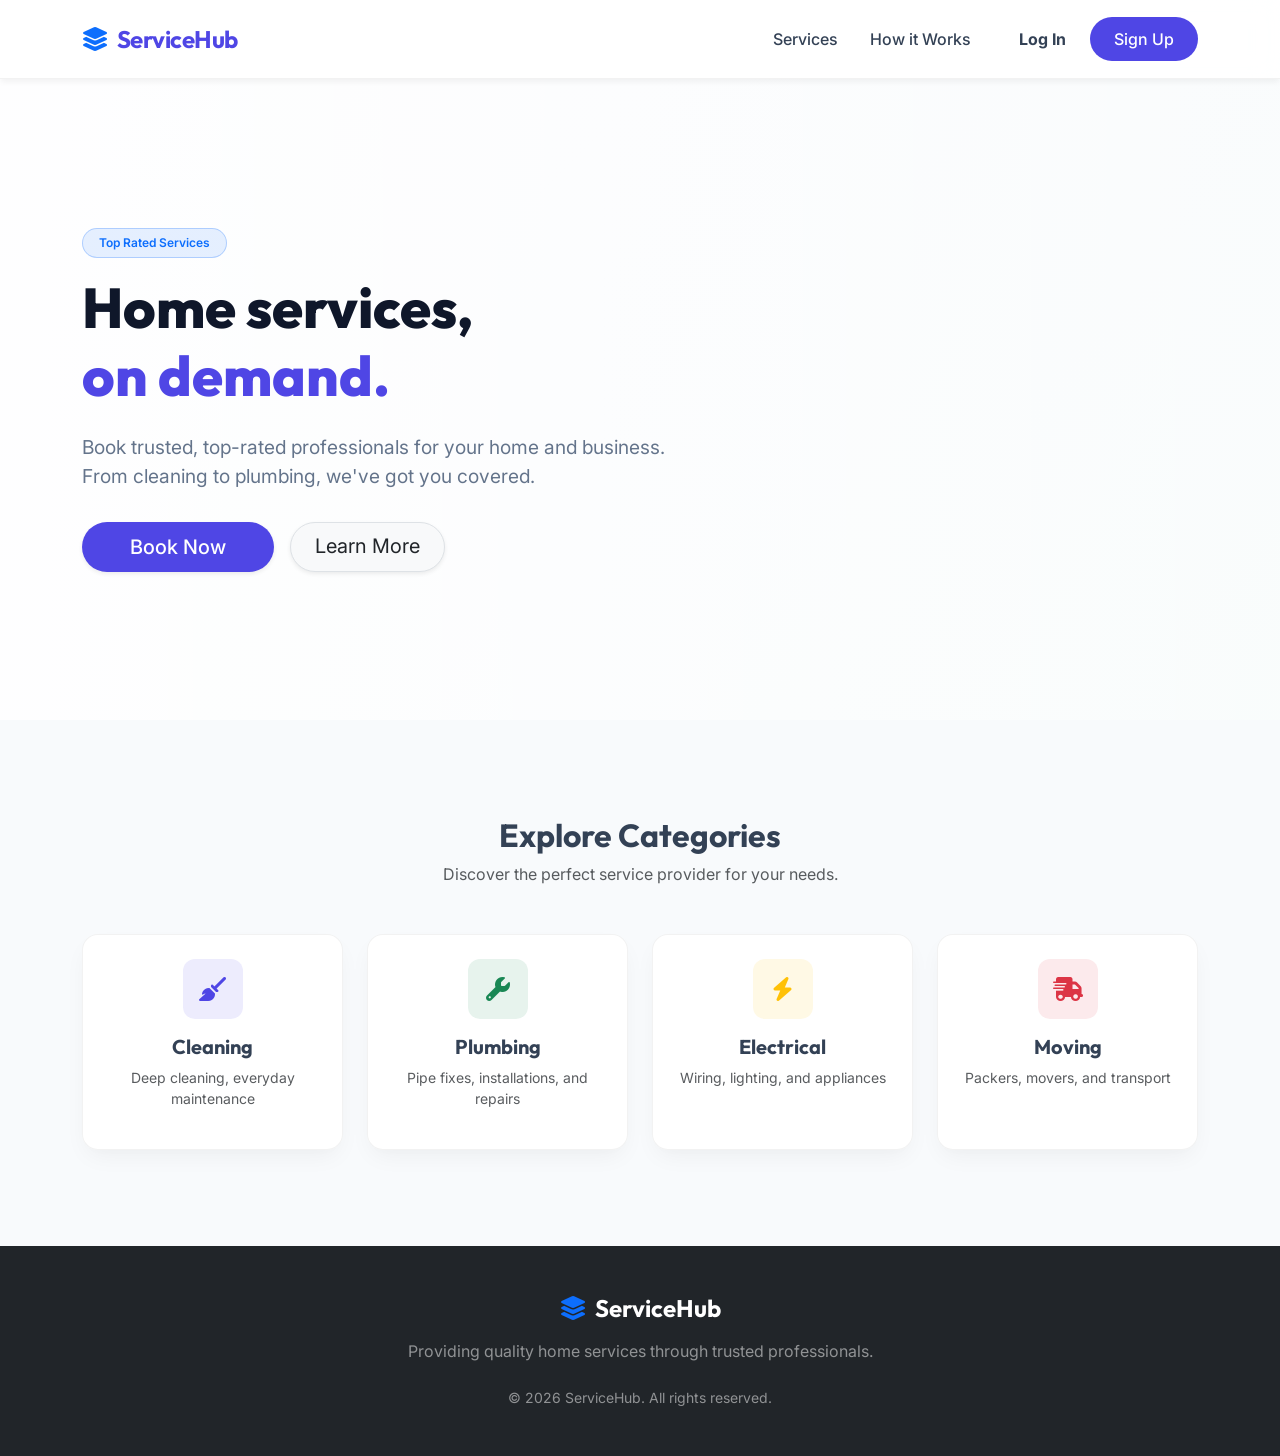
<file: backend/src/main/resources/static/index.html>
<!DOCTYPE html>
<html lang="en">
<head>
    <meta charset="UTF-8">
    <meta name="viewport" content="width=device-width, initial-scale=1.0">
    <title>ServiceHub | Premium Home Services</title>
    <link href="https://cdn.jsdelivr.net/npm/bootstrap@5.3.3/dist/css/bootstrap.min.css" rel="stylesheet">
    <link rel="stylesheet" href="https://cdnjs.cloudflare.com/ajax/libs/font-awesome/6.4.0/css/all.min.css">
    <link href="css/style.css" rel="stylesheet">
</head>
<body>
    <nav class="navbar navbar-expand-lg fixed-top">
        <div class="container">
            <a class="navbar-brand" href="index.html">
                <i class="fa-solid fa-layer-group text-primary me-2"></i>ServiceHub
            </a>
            <button class="navbar-toggler" type="button" data-bs-toggle="collapse" data-bs-target="#navbarNav">
                <span class="navbar-toggler-icon"></span>
            </button>
            <div class="collapse navbar-collapse" id="navbarNav">
                <ul class="navbar-nav ms-auto align-items-center">
                    <li class="nav-item"><a class="nav-link" href="#services">Services</a></li>
                    <li class="nav-item"><a class="nav-link" href="#how-it-works">How it Works</a></li>
                    <li class="nav-item ms-lg-3"><a class="nav-link fw-bold" href="pages/login.html">Log In</a></li>
                    <li class="nav-item ms-lg-2"><a class="btn btn-primary px-4 rounded-pill" href="pages/register.html">Sign Up</a></li>
                </ul>
            </div>
        </div>
    </nav>

    <section class="hero">
        <div class="hero-overlay"></div>
        <div class="container hero-content">
            <div class="row align-items-center">
                <div class="col-lg-7">
                    <span class="badge bg-primary bg-opacity-10 text-primary px-3 py-2 rounded-pill mb-3 fw-semibold border border-primary border-opacity-25">Top Rated Services</span>
                    <h1 class="hero-title">Home services, <br><span>on demand.</span></h1>
                    <p class="hero-subtitle">Book trusted, top-rated professionals for your home and business. From cleaning to plumbing, we've got you covered.</p>
                    <div class="d-flex gap-3">
                        <a href="pages/register.html" class="btn btn-primary btn-lg rounded-pill px-5 shadow-sm">Book Now</a>
                        <a href="#how-it-works" class="btn btn-light border btn-lg rounded-pill px-4 text-dark shadow-sm">Learn More</a>
                    </div>
                </div>
            </div>
        </div>
    </section>

    <section id="services" class="py-5 my-5">
        <div class="container">
            <div class="text-center mb-5">
                <h2 class="fw-bold">Explore Categories</h2>
                <p class="text-muted">Discover the perfect service provider for your needs.</p>
            </div>
            <div class="row g-4">
                <!-- Cards -->
                <div class="col-md-3 col-sm-6">
                    <div class="service-card p-4 text-center">
                        <div class="service-icon mx-auto"><i class="fa-solid fa-broom"></i></div>
                        <h5 class="fw-bold">Cleaning</h5>
                        <p class="text-muted small">Deep cleaning, everyday maintenance</p>
                    </div>
                </div>
                <div class="col-md-3 col-sm-6">
                    <div class="service-card p-4 text-center">
                        <div class="service-icon mx-auto bg-success bg-opacity-10 text-success"><i class="fa-solid fa-wrench"></i></div>
                        <h5 class="fw-bold">Plumbing</h5>
                        <p class="text-muted small">Pipe fixes, installations, and repairs</p>
                    </div>
                </div>
                <div class="col-md-3 col-sm-6">
                    <div class="service-card p-4 text-center">
                        <div class="service-icon mx-auto bg-warning bg-opacity-10 text-warning"><i class="fa-solid fa-bolt"></i></div>
                        <h5 class="fw-bold">Electrical</h5>
                        <p class="text-muted small">Wiring, lighting, and appliances</p>
                    </div>
                </div>
                <div class="col-md-3 col-sm-6">
                    <div class="service-card p-4 text-center">
                        <div class="service-icon mx-auto bg-danger bg-opacity-10 text-danger"><i class="fa-solid fa-truck-fast"></i></div>
                        <h5 class="fw-bold">Moving</h5>
                        <p class="text-muted small">Packers, movers, and transport</p>
                    </div>
                </div>
            </div>
        </div>
    </section>

    <footer class="bg-dark text-white py-5 mt-5">
        <div class="container text-center">
            <h4 class="font-weight-bold mb-3"><i class="fa-solid fa-layer-group text-primary me-2"></i>ServiceHub</h4>
            <p class="text-white-50">Providing quality home services through trusted professionals.</p>
            <p class="mt-4 mb-0 text-white-50 small">&copy; 2026 ServiceHub. All rights reserved.</p>
        </div>
    </footer>

    <script src="https://cdn.jsdelivr.net/npm/bootstrap@5.3.3/dist/js/bootstrap.bundle.min.js"></script>
</body>
</html>
</file>
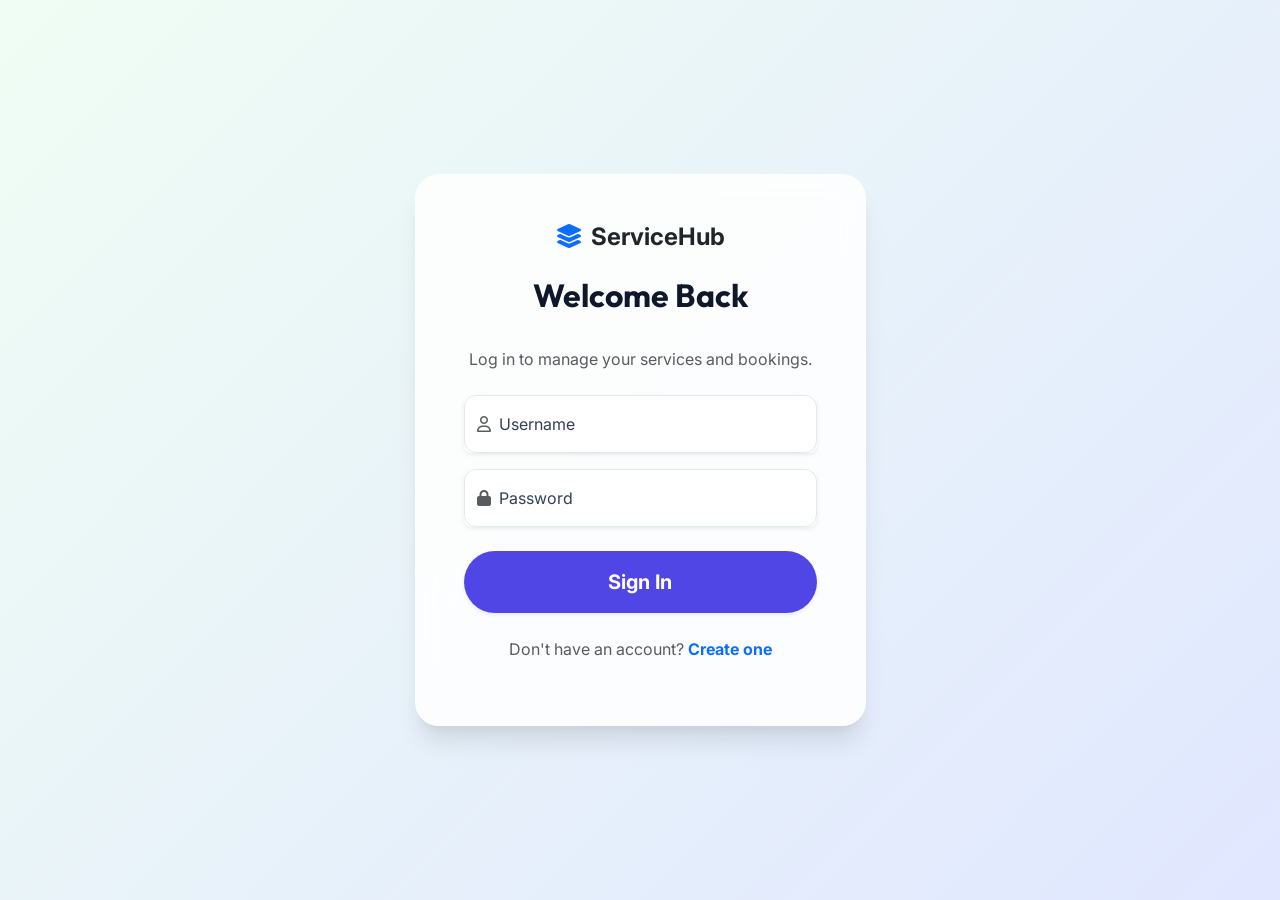
<file: backend/src/main/resources/static/pages/login.html>
<!DOCTYPE html>
<html lang="en">
<head>
    <meta charset="UTF-8">
    <meta name="viewport" content="width=device-width, initial-scale=1.0">
    <title>Login - ServiceHub</title>
    <link href="https://cdn.jsdelivr.net/npm/bootstrap@5.3.3/dist/css/bootstrap.min.css" rel="stylesheet">
    <link rel="stylesheet" href="https://cdnjs.cloudflare.com/ajax/libs/font-awesome/6.4.0/css/all.min.css">
    <link href="../css/style.css" rel="stylesheet">
</head>
<body>
    <div class="auth-wrapper">
        <div class="container">
            <div class="row justify-content-center">
                <div class="col-md-6 col-lg-5">
                    <div class="auth-card">
                        <div class="text-center mb-4">
                            <a href="../index.html" class="text-decoration-none h4 fw-bold text-dark">
                                <i class="fa-solid fa-layer-group text-primary me-2"></i>ServiceHub
                            </a>
                        </div>
                        <h3 class="auth-title fw-bold">Welcome Back</h3>
                        <p class="text-center text-muted mb-4">Log in to manage your services and bookings.</p>
                        
                        <div id="loginAlert" class="alert alert-danger d-none rounded-3 shadow-sm border-0"></div>
                        
                        <form id="loginForm">
                            <div class="form-floating mb-3 shadow-sm rounded-3">
                                <input type="text" class="form-control" id="username" placeholder="Username" required>
                                <label for="username"><i class="fa-regular fa-user me-2 text-muted"></i>Username</label>
                            </div>
                            <div class="form-floating mb-4 shadow-sm rounded-3">
                                <input type="password" class="form-control" id="password" placeholder="Password" required>
                                <label for="password"><i class="fa-solid fa-lock me-2 text-muted"></i>Password</label>
                            </div>
                            <button type="submit" class="btn btn-primary w-100 py-3 rounded-pill fs-5 shadow-sm fw-bold">Sign In</button>
                        </form>
                        
                        <div class="mt-4 text-center">
                            <p class="text-muted">Don't have an account? <a href="register.html" class="text-primary fw-bold text-decoration-none">Create one</a></p>
                        </div>
                    </div>
                </div>
            </div>
        </div>
    </div>
    <script src="../js/auth.js"></script>
</body>
</html>
</file>
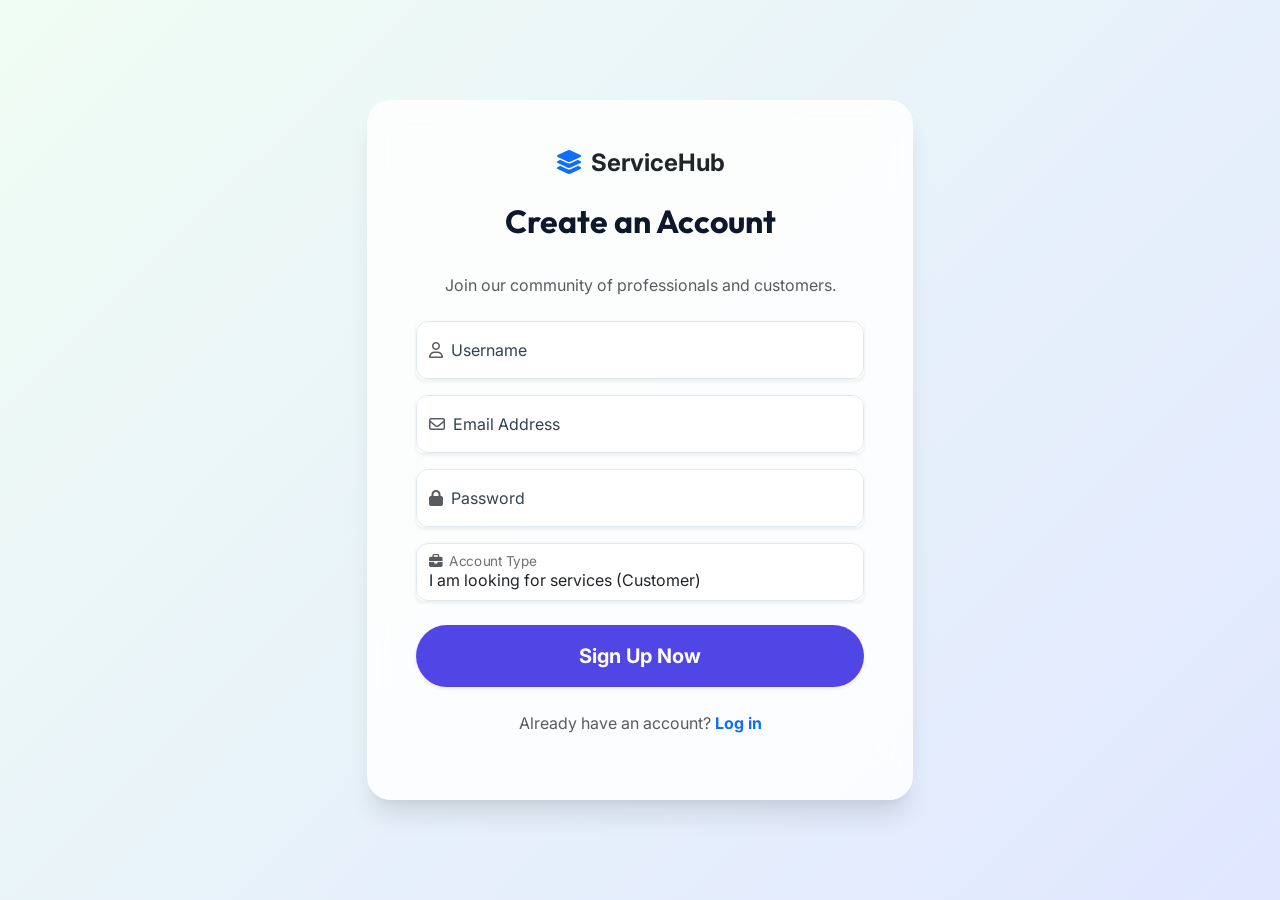
<file: backend/src/main/resources/static/pages/register.html>
<!DOCTYPE html>
<html lang="en">
<head>
    <meta charset="UTF-8">
    <meta name="viewport" content="width=device-width, initial-scale=1.0">
    <title>Register - ServiceHub</title>
    <link href="https://cdn.jsdelivr.net/npm/bootstrap@5.3.3/dist/css/bootstrap.min.css" rel="stylesheet">
    <link rel="stylesheet" href="https://cdnjs.cloudflare.com/ajax/libs/font-awesome/6.4.0/css/all.min.css">
    <link href="../css/style.css" rel="stylesheet">
</head>
<body>
    <div class="auth-wrapper py-5">
        <div class="container">
            <div class="row justify-content-center">
                <div class="col-md-7 col-lg-6">
                    <div class="auth-card">
                        <div class="text-center mb-4">
                            <a href="../index.html" class="text-decoration-none h4 fw-bold text-dark">
                                <i class="fa-solid fa-layer-group text-primary me-2"></i>ServiceHub
                            </a>
                        </div>
                        <h3 class="auth-title fw-bold">Create an Account</h3>
                        <p class="text-center text-muted mb-4">Join our community of professionals and customers.</p>
                        
                        <div id="registerAlert" class="alert alert-danger d-none rounded-3 shadow-sm border-0"></div>
                        
                        <form id="registerForm">
                            <div class="form-floating mb-3 shadow-sm rounded-3">
                                <input type="text" class="form-control" id="username" placeholder="Username" required minlength="3">
                                <label for="username"><i class="fa-regular fa-user me-2 text-muted"></i>Username</label>
                            </div>
                            <div class="form-floating mb-3 shadow-sm rounded-3">
                                <input type="email" class="form-control" id="email" placeholder="Email" required>
                                <label for="email"><i class="fa-regular fa-envelope me-2 text-muted"></i>Email Address</label>
                            </div>
                            <div class="form-floating mb-3 shadow-sm rounded-3">
                                <input type="password" class="form-control" id="password" placeholder="Password" required minlength="6">
                                <label for="password"><i class="fa-solid fa-lock me-2 text-muted"></i>Password</label>
                            </div>
                            <div class="form-floating mb-4 shadow-sm rounded-3">
                                <select class="form-select" id="role" required>
                                    <option value="customer">I am looking for services (Customer)</option>
                                    <option value="merchant">I want to offer services (Merchant)</option>
                                </select>
                                <label for="role"><i class="fa-solid fa-briefcase me-2 text-muted"></i>Account Type</label>
                            </div>
                            <button type="submit" class="btn btn-primary w-100 py-3 rounded-pill fs-5 shadow-sm fw-bold">Sign Up Now</button>
                        </form>
                        
                        <div class="mt-4 text-center">
                            <p class="text-muted">Already have an account? <a href="login.html" class="text-primary fw-bold text-decoration-none">Log in</a></p>
                        </div>
                    </div>
                </div>
            </div>
        </div>
    </div>
    <script src="../js/auth.js"></script>
</body>
</html>
</file>
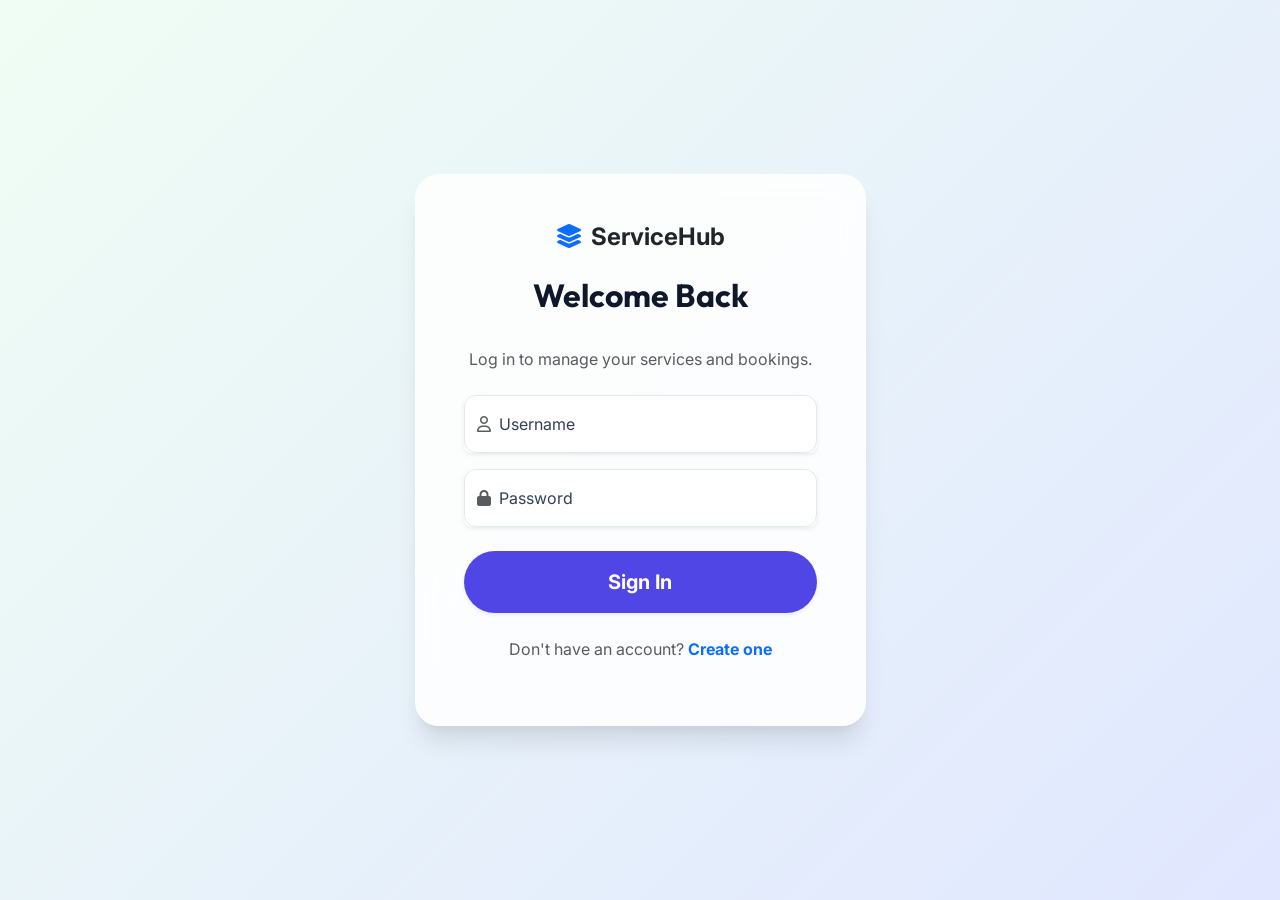
<file: backend/src/main/resources/static/pages/admin/dashboard.html>
<!DOCTYPE html>
<html lang="en">
<head>
    <meta charset="UTF-8">
    <meta name="viewport" content="width=device-width, initial-scale=1.0">
    <title>Admin Dashboard - ServiceHub</title>
    <link href="https://cdn.jsdelivr.net/npm/bootstrap@5.3.3/dist/css/bootstrap.min.css" rel="stylesheet">
    <link rel="stylesheet" href="https://cdnjs.cloudflare.com/ajax/libs/font-awesome/6.4.0/css/all.min.css">
    <link href="../../css/style.css" rel="stylesheet">
    <style>
        .dashboard-tabs .nav-link { background: rgba(255,255,255,0.1); border-radius: 20px; transition: all 0.2s; }
        .dashboard-tabs .nav-link:hover { background: rgba(255,255,255,0.2); }
        .dashboard-tabs .nav-link.active { background: white !important; color: var(--dark) !important; }
    </style>
</head>
<body class="bg-light">
    <!-- Navbar -->
    <nav class="navbar navbar-expand-lg bg-white border-bottom py-3 shadow-sm" style="background: white !important;">
        <div class="container">
            <a class="navbar-brand" href="../../index.html"><i class="fa-solid fa-shield-halved text-danger me-2"></i>ServiceHub <span class="text-muted fs-6 ms-2 fw-normal">| Admin Portal</span></a>
            <div class="d-flex align-items-center gap-3">
                <span class="text-dark fw-medium" id="userGreeting"></span>
                <button class="btn btn-outline-danger btn-sm rounded-pill px-3 fw-bold" id="logoutBtn"><i class="fa-solid fa-arrow-right-from-bracket me-1"></i>Logout</button>
            </div>
        </div>
    </nav>

    <!-- Header -->
    <div class="dashboard-header bg-dark pb-5">
        <div class="container pt-3 pb-4">
            <h2 class="mb-1 fw-bold">Platform Administration</h2>
            <p class="text-white-50">Manage users, categories, and monitor platform health.</p>
            
            <!-- Tabs -->
            <ul class="nav nav-pills mt-4 dashboard-tabs" id="adminTabs" role="tablist">
              <li class="nav-item" role="presentation">
                <button class="nav-link active bg-white text-dark px-4 fw-bold me-2" id="overview-tab" data-bs-toggle="tab" data-bs-target="#overview" type="button" role="tab">Overview</button>
              </li>
              <li class="nav-item" role="presentation">
                <button class="nav-link text-white px-4 fw-bold me-2" id="users-tab" data-bs-toggle="tab" data-bs-target="#users" type="button" role="tab">Users</button>
              </li>
              <li class="nav-item" role="presentation">
                <button class="nav-link text-white px-4 fw-bold me-2" id="categories-tab" data-bs-toggle="tab" data-bs-target="#categories" type="button" role="tab">Categories</button>
              </li>
              <li class="nav-item" role="presentation">
                <button class="nav-link text-white px-4 fw-bold" id="bookings-tab" data-bs-toggle="tab" data-bs-target="#bookings" type="button" role="tab">Bookings & Reviews</button>
              </li>
            </ul>
        </div>
    </div>

    <!-- Content -->
    <div class="container dashboard-container" style="margin-top: -20px;">
        <div class="tab-content" id="adminTabsContent">
            
            <!-- OVERVIEW TAB -->
            <div class="tab-pane fade show active" id="overview" role="tabpanel">
                <div class="row g-4 mb-4">
                    <div class="col-md-4">
                        <div class="metric-card p-4 d-flex align-items-center bg-white shadow-sm rounded-4">
                            <div class="service-icon mb-0 me-3 bg-primary bg-opacity-10 text-primary"><i class="fa-solid fa-users"></i></div>
                            <div>
                                <p class="text-muted mb-0 fw-semibold text-uppercase" style="font-size: 0.8rem;">Total Users</p>
                                <h3 class="fw-bold mb-0 text-dark" id="statUsers">0</h3>
                            </div>
                        </div>
                    </div>
                    <div class="col-md-4">
                        <div class="metric-card p-4 d-flex align-items-center bg-white shadow-sm rounded-4">
                            <div class="service-icon mb-0 me-3 bg-warning bg-opacity-10 text-warning"><i class="fa-solid fa-calendar-check"></i></div>
                            <div>
                                <p class="text-muted mb-0 fw-semibold text-uppercase" style="font-size: 0.8rem;">Total Bookings</p>
                                <h3 class="fw-bold mb-0 text-dark" id="statBookings">0</h3>
                            </div>
                        </div>
                    </div>
                    <div class="col-md-4">
                        <div class="metric-card p-4 d-flex align-items-center bg-white shadow-sm rounded-4">
                            <div class="service-icon mb-0 me-3 bg-success bg-opacity-10 text-success"><i class="fa-solid fa-star"></i></div>
                            <div>
                                <p class="text-muted mb-0 fw-semibold text-uppercase" style="font-size: 0.8rem;">Total Reviews</p>
                                <h3 class="fw-bold mb-0 text-dark" id="statReviews">0</h3>
                            </div>
                        </div>
                    </div>
                </div>
            </div>
            
            <!-- USERS TAB -->
            <div class="tab-pane fade" id="users" role="tabpanel">
                <div class="card table-custom border-0 mb-5 shadow-sm rounded-4">
                    <div class="card-header bg-white border-bottom p-4">
                        <h5 class="fw-bold mb-0 text-dark">Manage Users & Merchants</h5>
                    </div>
                    <div class="table-responsive">
                        <table class="table mb-0">
                            <thead>
                                <tr>
                                    <th>ID</th>
                                    <th>Username</th>
                                    <th>Email</th>
                                    <th>Role</th>
                                    <th class="text-end">Actions</th>
                                </tr>
                            </thead>
                            <tbody id="usersList">
                                <!-- JS populated -->
                            </tbody>
                        </table>
                    </div>
                </div>
            </div>
            
            <!-- CATEGORIES TAB -->
            <div class="tab-pane fade" id="categories" role="tabpanel">
                <div class="card table-custom border-0 mb-5 shadow-sm rounded-4">
                    <div class="card-header bg-white border-bottom p-4 d-flex justify-content-between align-items-center">
                        <h5 class="fw-bold mb-0 text-dark">Service Categories</h5>
                        <button class="btn btn-primary rounded-pill px-4 fw-bold shadow-sm" onclick="openCategoryModal()">
                            <i class="fa-solid fa-plus me-2"></i>Add Category
                        </button>
                    </div>
                    <div class="table-responsive">
                        <table class="table mb-0">
                            <thead>
                                <tr>
                                    <th>ID</th>
                                    <th>Name</th>
                                    <th>Description</th>
                                    <th class="text-end">Actions</th>
                                </tr>
                            </thead>
                            <tbody id="categoriesList">
                                <!-- JS populated -->
                            </tbody>
                        </table>
                    </div>
                </div>
            </div>
            
            <!-- BOOKINGS TAB -->
            <div class="tab-pane fade" id="bookings" role="tabpanel">
                <div class="row">
                    <div class="col-md-6">
                        <div class="card table-custom border-0 mb-5 shadow-sm rounded-4">
                            <div class="card-header bg-white border-bottom p-4">
                                <h5 class="fw-bold mb-0 text-dark">Global Bookings</h5>
                            </div>
                            <div class="table-responsive" style="max-height: 500px; overflow-y: auto;">
                                <table class="table mb-0">
                                    <thead><tr><th>Cust</th><th>Merch</th><th>Service</th><th>Status</th></tr></thead>
                                    <tbody id="globalBookingsList"></tbody>
                                </table>
                            </div>
                        </div>
                    </div>
                    <div class="col-md-6">
                        <div class="card table-custom border-0 mb-5 shadow-sm rounded-4">
                            <div class="card-header bg-white border-bottom p-4">
                                <h5 class="fw-bold mb-0 text-dark">Global Reviews</h5>
                            </div>
                            <div class="table-responsive" style="max-height: 500px; overflow-y: auto;">
                                <table class="table mb-0">
                                    <thead><tr><th>Rating</th><th>Comment</th><th>Action</th></tr></thead>
                                    <tbody id="globalReviewsList"></tbody>
                                </table>
                            </div>
                        </div>
                    </div>
                </div>
            </div>

        </div>
    </div>

    <!-- Category Modal -->
    <div class="modal fade" id="categoryModal" tabindex="-1">
      <div class="modal-dialog modal-dialog-centered">
        <div class="modal-content border-0 shadow-lg rounded-4">
          <form id="categoryForm">
              <input type="hidden" id="categoryId">
              <div class="modal-header border-bottom-0 p-4">
                <h5 class="modal-title fw-bold" id="categoryModalTitle">Add Category</h5>
                <button type="button" class="btn-close" data-bs-dismiss="modal"></button>
              </div>
              <div class="modal-body p-4 pt-0">
                <div class="form-floating mb-3 shadow-sm rounded-3">
                    <input type="text" class="form-control" id="catName" placeholder="Name" required>
                    <label>Category Name</label>
                </div>
                <div class="form-floating shadow-sm rounded-3">
                    <textarea class="form-control" id="catDesc" placeholder="Description" required style="height: 100px"></textarea>
                    <label>Description</label>
                </div>
              </div>
              <div class="modal-footer border-top-0 p-4 pt-0">
                <button type="button" class="btn btn-light rounded-pill px-4 fw-bold" data-bs-dismiss="modal">Cancel</button>
                <button type="submit" class="btn btn-primary rounded-pill px-4 fw-bold shadow-sm">Save</button>
              </div>
          </form>
        </div>
      </div>
    </div>
    
    <script src="https://cdn.jsdelivr.net/npm/bootstrap@5.3.3/dist/js/bootstrap.bundle.min.js"></script>
    <script src="../../js/admin.js"></script>
</body>
</html>
</file>
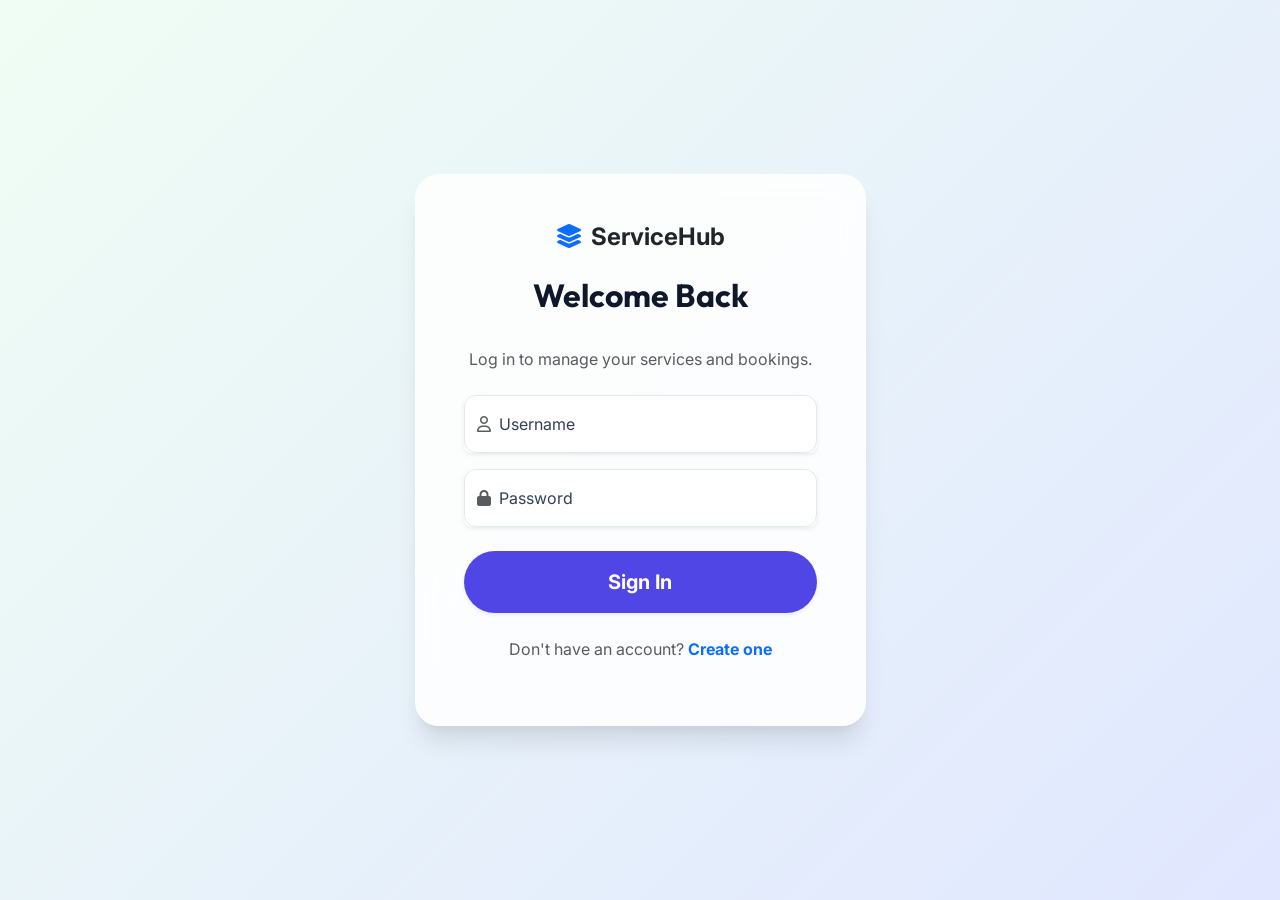
<file: backend/src/main/resources/static/pages/customer/dashboard.html>
<!DOCTYPE html>
<html lang="en">
<head>
    <meta charset="UTF-8">
    <meta name="viewport" content="width=device-width, initial-scale=1.0">
    <title>Customer Dashboard - ServiceHub</title>
    <link href="https://cdn.jsdelivr.net/npm/bootstrap@5.3.3/dist/css/bootstrap.min.css" rel="stylesheet">
    <link rel="stylesheet" href="https://cdnjs.cloudflare.com/ajax/libs/font-awesome/6.4.0/css/all.min.css">
    <link href="../../css/style.css" rel="stylesheet">
    <style>
        .dashboard-tabs .nav-link { background: rgba(255,255,255,0.1); border-radius: 20px; transition: all 0.2s; }
        .dashboard-tabs .nav-link:hover { background: rgba(255,255,255,0.2); }
        .dashboard-tabs .nav-link.active { background: white !important; color: var(--primary) !important; box-shadow: 0 4px 6px -1px rgba(0,0,0,0.1); }
    </style>
</head>
<body class="bg-light">
    <!-- Navbar -->
    <nav class="navbar navbar-expand-lg bg-white border-bottom py-3 shadow-sm" style="background: white !important;">
        <div class="container">
            <a class="navbar-brand" href="../../index.html"><i class="fa-solid fa-layer-group text-primary me-2"></i>ServiceHub</a>
            <div class="d-flex align-items-center gap-3">
                <span class="text-dark fw-medium" id="userGreeting"></span>
                <button class="btn btn-outline-danger btn-sm rounded-pill px-3 fw-bold" id="logoutBtn"><i class="fa-solid fa-arrow-right-from-bracket me-1"></i>Logout</button>
            </div>
        </div>
    </nav>

    <!-- Header -->
    <div class="dashboard-header bg-primary pb-5">
        <div class="container pt-3 pb-4">
            <h2 class="mb-1 fw-bold text-white">Find the perfect service.</h2>
            <p class="text-white-50">Browse top-rated professionals for your everyday needs.</p>
            
            <!-- Tabs -->
            <ul class="nav nav-pills mt-4 dashboard-tabs" id="customerTabs" role="tablist">
              <li class="nav-item" role="presentation">
                <button class="nav-link active bg-white text-primary px-4 fw-bold me-2" id="browse-tab" data-bs-toggle="tab" data-bs-target="#browse" type="button" role="tab">Browse Services</button>
              </li>
              <li class="nav-item" role="presentation">
                <button class="nav-link text-white px-4 fw-bold me-2" id="bookings-tab" data-bs-toggle="tab" data-bs-target="#bookings" type="button" role="tab">My Bookings</button>
              </li>
              <li class="nav-item" role="presentation">
                <button class="nav-link text-white px-4 fw-bold" id="profile-tab" data-bs-toggle="tab" data-bs-target="#profile" type="button" role="tab">My Profile</button>
              </li>
            </ul>
        </div>
    </div>

    <!-- Content -->
    <div class="container dashboard-container" style="margin-top: -20px;">
        <div class="tab-content" id="customerTabsContent">
            
            <!-- BROWSE TAB -->
            <div class="tab-pane fade show active" id="browse" role="tabpanel">
                <div class="card border-0 shadow-sm rounded-4 p-4 mb-5">
                    <h5 class="fw-bold mb-3 text-dark">Find Services</h5>
                    <div class="row g-3">
                        <div class="col-md-3">
                            <div class="input-group">
                                <span class="input-group-text bg-white text-muted"><i class="fa-solid fa-magnifying-glass"></i></span>
                                <input type="text" class="form-control" id="searchName" placeholder="Service Name or Provider">
                            </div>
                        </div>
                        <div class="col-md-2">
                            <select class="form-select" id="filterCategory">
                                <option value="">All Categories</option>
                            </select>
                        </div>
                        <div class="col-md-2">
                            <input type="number" class="form-control" id="minPrice" placeholder="Min Price ($)">
                        </div>
                        <div class="col-md-2">
                            <input type="number" class="form-control" id="maxPrice" placeholder="Max Price ($)">
                        </div>
                        <div class="col-md-2">
                            <select class="form-select" id="minRating">
                                <option value="">Any Rating</option>
                                <option value="4">4+ Stars</option>
                                <option value="3">3+ Stars</option>
                                <option value="2">2+ Stars</option>
                            </select>
                        </div>
                        <div class="col-md-1">
                            <button class="btn btn-primary w-100 fw-bold shadow-sm" onclick="fetchServices()">Search</button>
                        </div>
                    </div>
                </div>

                <div class="d-flex justify-content-between align-items-center mb-4">
                    <h4 class="fw-bold mb-0 text-dark">Recommended Services</h4>
                    <select class="form-select w-auto" id="sortOrder" onchange="fetchServices()">
                        <option value="averageRating,desc">Highest Rated</option>
                        <option value="price,asc">Price: Low to High</option>
                        <option value="price,desc">Price: High to Low</option>
                    </select>
                </div>
                <div class="row g-4" id="servicesGrid">
                    <!-- Populated via JS -->
                </div>
            </div>
            
            <!-- BOOKINGS TAB -->
            <div class="tab-pane fade" id="bookings" role="tabpanel">
                <div class="card table-custom border-0 mb-5 shadow-sm rounded-4">
                    <div class="card-header bg-white border-bottom p-4">
                        <h5 class="fw-bold mb-0 text-dark">My Booking History</h5>
                    </div>
                    <div class="table-responsive">
                        <table class="table mb-0">
                            <thead>
                                <tr>
                                    <th>Service</th>
                                    <th>Provider</th>
                                    <th>Scheduled Date</th>
                                    <th>Status</th>
                                </tr>
                            </thead>
                            <tbody id="bookingsList">
                                <!-- JS populated -->
                            </tbody>
                        </table>
                    </div>
                </div>
            </div>
            
            <!-- PROFILE TAB -->
            <div class="tab-pane fade" id="profile" role="tabpanel">
                <div class="card border-0 mb-5 shadow-sm rounded-4 p-5">
                    <h4 class="fw-bold mb-4 text-dark">My Profile</h4>
                    <form id="profileForm">
                        <div class="row g-4">
                            <div class="col-md-4 text-center">
                                <img id="profileLogoPreview" src="https://via.placeholder.com/150" class="rounded-circle mb-3 border shadow-sm" style="width: 150px; height: 150px; object-fit: cover;">
                                <div class="mb-3">
                                    <label class="btn btn-outline-primary rounded-pill px-4 btn-sm fw-bold">
                                        Upload Picture <input type="file" id="logoUpload" hidden accept="image/png, image/jpeg">
                                    </label>
                                </div>
                                <input type="hidden" id="profileLogoUrl">
                            </div>
                            <div class="col-md-8">
                                <div class="form-floating mb-3 shadow-sm rounded-3">
                                    <input type="text" class="form-control" id="fullName" placeholder="Full Name">
                                    <label>Full Name</label>
                                </div>
                                <div class="form-floating mb-3 shadow-sm rounded-3">
                                    <input type="tel" class="form-control" id="contactPhone" placeholder="Contact Phone">
                                    <label>Contact Phone</label>
                                </div>
                                <div class="form-floating mb-4 shadow-sm rounded-3">
                                    <input type="email" class="form-control bg-light" id="customerEmail" readonly disabled placeholder="Email">
                                    <label>Account Email (Read-only)</label>
                                </div>
                                <button type="submit" class="btn btn-primary rounded-pill px-5 fw-bold shadow-sm">Save Changes</button>
                            </div>
                        </div>
                    </form>
                </div>
            </div>

        </div>
    </div>

    <!-- Book Service Modal -->
    <div class="modal fade" id="bookModal" tabindex="-1">
      <div class="modal-dialog modal-dialog-centered">
        <div class="modal-content border-0 shadow-lg rounded-4">
          <form id="bookForm">
              <input type="hidden" id="bookServiceId">
              <div class="modal-header border-bottom-0 p-4">
                <h5 class="modal-title fw-bold">Book Service</h5>
                <button type="button" class="btn-close" data-bs-dismiss="modal"></button>
              </div>
              <div class="modal-body p-4 pt-0">
                <div class="d-flex align-items-center mb-4 p-3 bg-light rounded-3">
                    <img id="bookServiceImage" src="" style="width: 60px; height: 60px; object-fit: cover; border-radius: 10px;" class="me-3 shadow-sm">
                    <div>
                        <h6 class="fw-bold mb-1" id="bookServiceTitle">Service Title</h6>
                        <span class="badge bg-success bg-opacity-10 text-success rounded-pill" id="bookServicePrice"></span>
                    </div>
                </div>
                <div class="form-floating mb-3 shadow-sm rounded-3">
                    <input type="datetime-local" class="form-control" id="scheduledDate" required>
                    <label>Select Date & Time</label>
                </div>
                <p class="text-muted small mb-0"><i class="fa-solid fa-circle-info me-1"></i> The merchant will need to accept your booking before it is finalized.</p>
              </div>
              <div class="modal-footer border-top-0 p-4 pt-0">
                <button type="button" class="btn btn-light rounded-pill px-4 fw-bold" data-bs-dismiss="modal">Cancel</button>
                <button type="submit" class="btn btn-primary rounded-pill px-4 fw-bold shadow-sm">Confirm Booking</button>
              </div>
          </form>
        </div>
      </div>
    </div>
    
    <!-- Review Modal -->
    <div class="modal fade" id="reviewModal" tabindex="-1">
      <div class="modal-dialog modal-dialog-centered">
        <div class="modal-content border-0 shadow-lg rounded-4">
          <form id="reviewForm">
              <input type="hidden" id="reviewBookingId">
              <div class="modal-header border-bottom-0 p-4">
                <h5 class="modal-title fw-bold">Leave a Review</h5>
                <button type="button" class="btn-close" data-bs-dismiss="modal"></button>
              </div>
              <div class="modal-body p-4 pt-0">
                <div class="form-floating mb-3 shadow-sm rounded-3">
                    <select class="form-select" id="reviewRating" required>
                        <option value="5">⭐⭐⭐⭐⭐ (5 Stars)</option>
                        <option value="4">⭐⭐⭐⭐ (4 Stars)</option>
                        <option value="3">⭐⭐⭐ (3 Stars)</option>
                        <option value="2">⭐⭐ (2 Stars)</option>
                        <option value="1">⭐ (1 Star)</option>
                    </select>
                    <label>Rating</label>
                </div>
                <div class="form-floating shadow-sm rounded-3">
                    <textarea class="form-control" id="reviewComment" placeholder="Comment" required style="height: 100px"></textarea>
                    <label>Your Feedback</label>
                </div>
              </div>
              <div class="modal-footer border-top-0 p-4 pt-0">
                <button type="button" class="btn btn-light rounded-pill px-4 fw-bold" data-bs-dismiss="modal">Cancel</button>
                <button type="submit" class="btn btn-warning rounded-pill px-4 fw-bold shadow-sm">Submit Review</button>
              </div>
          </form>
        </div>
      </div>
    </div>
    
    <!-- Toast Notification -->
    <div class="toast-container position-fixed bottom-0 end-0 p-3">
        <div id="liveToast" class="toast align-items-center text-bg-success border-0 rounded-3 shadow" role="alert" aria-live="assertive" aria-atomic="true">
            <div class="d-flex">
                <div class="toast-body fw-bold" id="toastMessage">Action successful!</div>
                <button type="button" class="btn-close btn-close-white me-2 m-auto" data-bs-dismiss="toast" aria-label="Close"></button>
            </div>
        </div>
    </div>
    
    <script src="https://cdn.jsdelivr.net/npm/bootstrap@5.3.3/dist/js/bootstrap.bundle.min.js"></script>
    <script src="../../js/customer.js"></script>
</body>
</html>
</file>
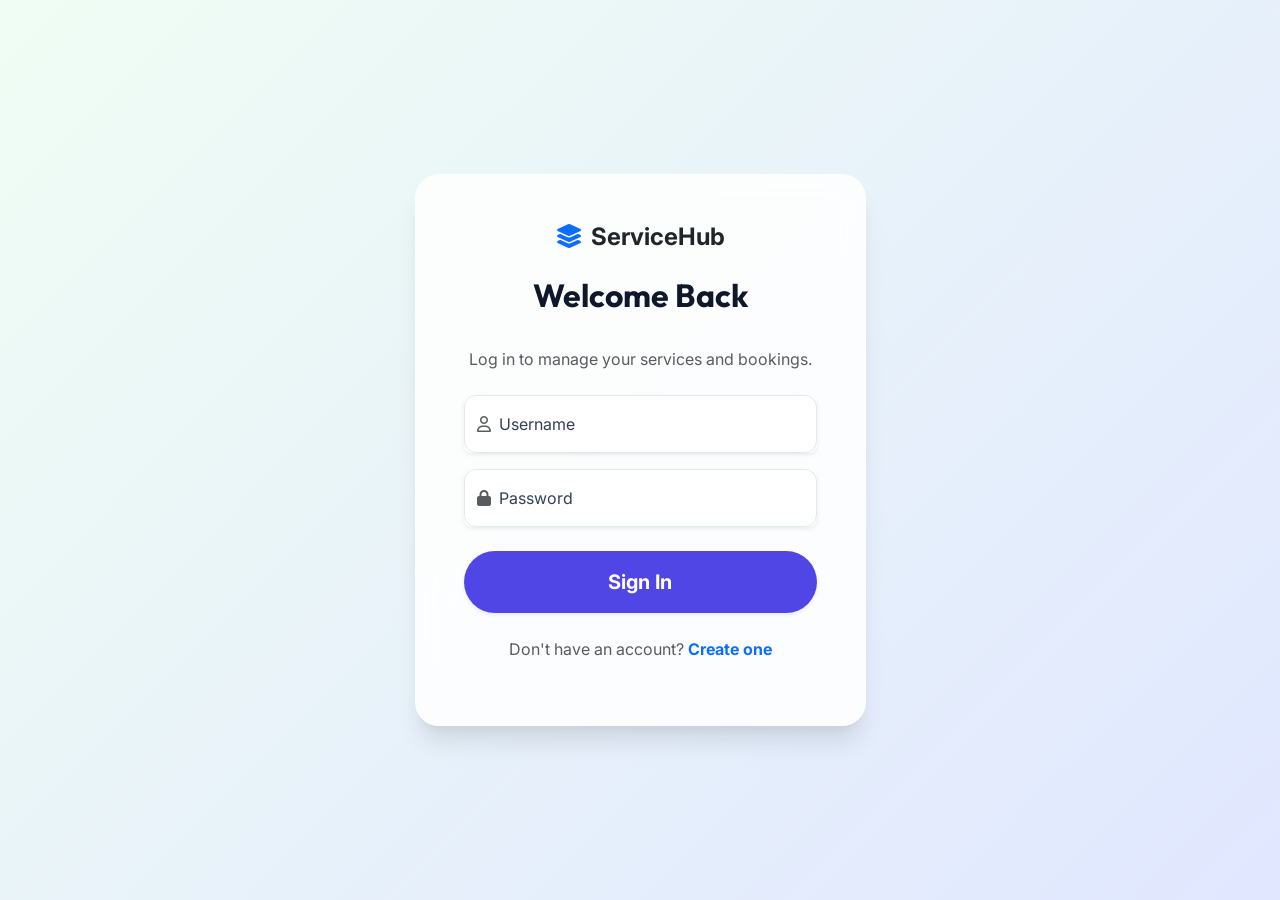
<file: backend/src/main/resources/static/pages/merchant/dashboard.html>
<!DOCTYPE html>
<html lang="en">
<head>
    <meta charset="UTF-8">
    <meta name="viewport" content="width=device-width, initial-scale=1.0">
    <title>Merchant Dashboard - ServiceHub</title>
    <link href="https://cdn.jsdelivr.net/npm/bootstrap@5.3.3/dist/css/bootstrap.min.css" rel="stylesheet">
    <link rel="stylesheet" href="https://cdnjs.cloudflare.com/ajax/libs/font-awesome/6.4.0/css/all.min.css">
    <link href="../../css/style.css" rel="stylesheet">
    <style>
        .dashboard-tabs .nav-link { background: rgba(255,255,255,0.1); border-radius: 20px; transition: all 0.2s; }
        .dashboard-tabs .nav-link:hover { background: rgba(255,255,255,0.2); }
        .dashboard-tabs .nav-link.active { background: white !important; color: var(--dark) !important; }
    </style>
</head>
<body class="bg-light">
    <!-- Navbar -->
    <nav class="navbar navbar-expand-lg bg-white border-bottom py-3 shadow-sm" style="background: white !important;">
        <div class="container">
            <a class="navbar-brand" href="../../index.html"><i class="fa-solid fa-layer-group text-primary me-2"></i>ServiceHub <span class="text-muted fs-6 ms-2 fw-normal">| Provider</span></a>
            <div class="d-flex align-items-center gap-3">
                <span class="text-dark fw-medium" id="userGreeting"></span>
                <button class="btn btn-outline-danger btn-sm rounded-pill px-3 fw-bold" id="logoutBtn"><i class="fa-solid fa-arrow-right-from-bracket me-1"></i>Logout</button>
            </div>
        </div>
    </nav>

    <!-- Header -->
    <div class="dashboard-header bg-dark pb-5">
        <div class="container pt-3 pb-4">
            <h2 class="mb-1 fw-bold">Dashboard</h2>
            <p class="text-white-50">Manage your business, services, and bookings efficiently.</p>
            
            <!-- Tabs -->
            <ul class="nav nav-pills mt-4 dashboard-tabs" id="merchantTabs" role="tablist">
              <li class="nav-item" role="presentation">
                <button class="nav-link active bg-white text-dark px-4 fw-bold shadow-sm me-2" id="overview-tab" data-bs-toggle="tab" data-bs-target="#overview" type="button" role="tab">Overview</button>
              </li>
              <li class="nav-item" role="presentation">
                <button class="nav-link text-white px-4 fw-bold me-2" id="services-tab" data-bs-toggle="tab" data-bs-target="#services" type="button" role="tab">Services</button>
              </li>
              <li class="nav-item" role="presentation">
                <button class="nav-link text-white px-4 fw-bold me-2" id="bookings-tab" data-bs-toggle="tab" data-bs-target="#bookings" type="button" role="tab">Bookings</button>
              </li>
              <li class="nav-item" role="presentation">
                <button class="nav-link text-white px-4 fw-bold" id="profile-tab" data-bs-toggle="tab" data-bs-target="#profile" type="button" role="tab">Profile</button>
              </li>
            </ul>
        </div>
    </div>

    <!-- Content -->
    <div class="container dashboard-container" style="margin-top: -20px;">
        <div class="tab-content" id="merchantTabsContent">
            
            <!-- OVERVIEW TAB -->
            <div class="tab-pane fade show active" id="overview" role="tabpanel">
                <div class="row g-4 mb-4">
                    <div class="col-md-3">
                        <div class="metric-card p-4 d-flex align-items-center bg-white shadow-sm rounded-4">
                            <div class="service-icon mb-0 me-3 bg-primary bg-opacity-10 text-primary"><i class="fa-solid fa-list-check"></i></div>
                            <div>
                                <p class="text-muted mb-0 fw-semibold text-uppercase" style="font-size: 0.8rem;">Total Services</p>
                                <h3 class="fw-bold mb-0 text-dark" id="statServices">0</h3>
                            </div>
                        </div>
                    </div>
                    <div class="col-md-3">
                        <div class="metric-card p-4 d-flex align-items-center bg-white shadow-sm rounded-4">
                            <div class="service-icon mb-0 me-3 bg-warning bg-opacity-10 text-warning"><i class="fa-solid fa-clock-rotate-left"></i></div>
                            <div>
                                <p class="text-muted mb-0 fw-semibold text-uppercase" style="font-size: 0.8rem;">Active Bookings</p>
                                <h3 class="fw-bold mb-0 text-dark" id="statActiveBookings">0</h3>
                            </div>
                        </div>
                    </div>
                    <div class="col-md-3">
                        <div class="metric-card p-4 d-flex align-items-center bg-white shadow-sm rounded-4">
                            <div class="service-icon mb-0 me-3 bg-success bg-opacity-10 text-success"><i class="fa-solid fa-circle-check"></i></div>
                            <div>
                                <p class="text-muted mb-0 fw-semibold text-uppercase" style="font-size: 0.8rem;">Completed</p>
                                <h3 class="fw-bold mb-0 text-dark" id="statCompletedBookings">0</h3>
                            </div>
                        </div>
                    </div>
                    <div class="col-md-3">
                        <div class="metric-card p-4 d-flex align-items-center bg-white shadow-sm rounded-4">
                            <div class="service-icon mb-0 me-3 bg-info bg-opacity-10 text-info"><i class="fa-solid fa-dollar-sign"></i></div>
                            <div>
                                <p class="text-muted mb-0 fw-semibold text-uppercase" style="font-size: 0.8rem;">Total Earnings</p>
                                <h3 class="fw-bold mb-0 text-dark" id="statEarnings">$0.00</h3>
                            </div>
                        </div>
                    </div>
                </div>
            </div>
            
            <!-- SERVICES TAB -->
            <div class="tab-pane fade" id="services" role="tabpanel">
                <div class="card table-custom border-0 mb-5 shadow-sm rounded-4">
                    <div class="card-header bg-white border-bottom p-4 d-flex justify-content-between align-items-center">
                        <h5 class="fw-bold mb-0 text-dark">My Published Services</h5>
                        <button class="btn btn-primary rounded-pill px-4 fw-bold shadow-sm" onclick="openAddModal()">
                            <i class="fa-solid fa-plus me-2"></i>Add Service
                        </button>
                    </div>
                    <div class="table-responsive">
                        <table class="table mb-0">
                            <thead>
                                <tr>
                                    <th>Image</th>
                                    <th>Service Title</th>
                                    <th>Category</th>
                                    <th>Price</th>
                                    <th>Duration</th>
                                    <th class="text-end">Actions</th>
                                </tr>
                            </thead>
                            <tbody id="servicesList">
                                <!-- JS populated -->
                            </tbody>
                        </table>
                    </div>
                </div>
            </div>
            
            <!-- BOOKINGS TAB -->
            <div class="tab-pane fade" id="bookings" role="tabpanel">
                <div class="card table-custom border-0 mb-5 shadow-sm rounded-4">
                    <div class="card-header bg-white border-bottom p-4">
                        <h5 class="fw-bold mb-0 text-dark">Booking Management</h5>
                    </div>
                    <div class="table-responsive">
                        <table class="table mb-0">
                            <thead>
                                <tr>
                                    <th>Customer</th>
                                    <th>Service</th>
                                    <th>Date</th>
                                    <th>Status</th>
                                    <th class="text-end">Actions</th>
                                </tr>
                            </thead>
                            <tbody id="bookingsList">
                                <!-- JS populated -->
                            </tbody>
                        </table>
                    </div>
                </div>
            </div>
            
            <!-- PROFILE TAB -->
            <div class="tab-pane fade" id="profile" role="tabpanel">
                <div class="card border-0 mb-5 shadow-sm rounded-4 p-5">
                    <h4 class="fw-bold mb-4 text-dark">Business Profile</h4>
                    <form id="profileForm">
                        <div class="row g-4">
                            <div class="col-md-4 text-center">
                                <img id="profileLogoPreview" src="https://via.placeholder.com/150" class="rounded-circle mb-3 border shadow-sm" style="width: 150px; height: 150px; object-fit: cover;">
                                <div class="mb-3">
                                    <label class="btn btn-outline-primary rounded-pill px-4 btn-sm fw-bold">
                                        Upload Logo <input type="file" id="logoUpload" hidden accept="image/png, image/jpeg">
                                    </label>
                                </div>
                                <input type="hidden" id="profileLogoUrl">
                            </div>
                            <div class="col-md-8">
                                <div class="form-floating mb-3 shadow-sm rounded-3">
                                    <input type="text" class="form-control" id="businessName" placeholder="Business Name">
                                    <label>Business Name</label>
                                </div>
                                <div class="form-floating mb-3 shadow-sm rounded-3">
                                    <input type="tel" class="form-control" id="contactPhone" placeholder="Contact Phone">
                                    <label>Contact Phone</label>
                                </div>
                                <div class="form-floating mb-4 shadow-sm rounded-3">
                                    <input type="email" class="form-control bg-light" id="merchantEmail" readonly disabled placeholder="Email">
                                    <label>Account Email (Read-only)</label>
                                </div>
                                <button type="submit" class="btn btn-primary rounded-pill px-5 fw-bold shadow-sm">Save Changes</button>
                            </div>
                        </div>
                    </form>
                </div>
            </div>

        </div>
    </div>

    <!-- Add/Edit Service Modal -->
    <div class="modal fade" id="addServiceModal" tabindex="-1">
      <div class="modal-dialog modal-dialog-centered modal-lg">
        <div class="modal-content border-0 shadow-lg rounded-4">
          <form id="addServiceForm">
              <input type="hidden" id="serviceId">
              <div class="modal-header border-bottom-0 p-4">
                <h5 class="modal-title fw-bold" id="serviceModalTitle">Create New Service</h5>
                <button type="button" class="btn-close" data-bs-dismiss="modal"></button>
              </div>
              <div class="modal-body p-4 pt-0">
                <div class="row g-3">
                    <div class="col-md-8">
                        <div class="form-floating mb-3 shadow-sm rounded-3">
                            <input type="text" class="form-control" id="title" placeholder="Title" required>
                            <label>Service Title</label>
                        </div>
                        <div class="row g-3 mb-3">
                            <div class="col-md-4">
                                <div class="form-floating shadow-sm rounded-3">
                                    <input type="number" class="form-control" id="price" placeholder="Price" required step="0.01">
                                    <label>Price ($)</label>
                                </div>
                            </div>
                            <div class="col-md-4">
                                <div class="form-floating shadow-sm rounded-3">
                                    <select class="form-select" id="categoryId" required></select>
                                    <label>Category</label>
                                </div>
                            </div>
                            <div class="col-md-4">
                                <div class="form-floating shadow-sm rounded-3">
                                    <input type="text" class="form-control" id="duration" placeholder="e.g. 2 hours" required>
                                    <label>Duration</label>
                                </div>
                            </div>
                        </div>
                        <div class="form-floating shadow-sm rounded-3">
                            <textarea class="form-control" id="description" placeholder="Description" required style="height: 120px"></textarea>
                            <label>Detailed Description</label>
                        </div>
                    </div>
                    <div class="col-md-4 d-flex flex-column align-items-center justify-content-center bg-light rounded-4 border p-3">
                        <img id="serviceImagePreview" src="https://via.placeholder.com/200" class="img-fluid rounded mb-3 shadow-sm" style="max-height: 150px; object-fit: cover;">
                        <label class="btn btn-outline-primary rounded-pill btn-sm fw-bold w-100">
                            Upload Cover Image <input type="file" id="serviceImageUpload" hidden accept="image/png, image/jpeg">
                        </label>
                        <input type="hidden" id="serviceImageUrl">
                    </div>
                </div>
              </div>
              <div class="modal-footer border-top-0 p-4 pt-0">
                <button type="button" class="btn btn-light rounded-pill px-4 fw-bold" data-bs-dismiss="modal">Cancel</button>
                <button type="submit" class="btn btn-primary rounded-pill px-4 fw-bold shadow-sm">Save Service</button>
              </div>
          </form>
        </div>
      </div>
    </div>
    
    <!-- Toast Notification -->
    <div class="toast-container position-fixed bottom-0 end-0 p-3">
        <div id="liveToast" class="toast align-items-center text-bg-success border-0 rounded-3 shadow" role="alert" aria-live="assertive" aria-atomic="true">
            <div class="d-flex">
                <div class="toast-body fw-bold" id="toastMessage">Action successful!</div>
                <button type="button" class="btn-close btn-close-white me-2 m-auto" data-bs-dismiss="toast" aria-label="Close"></button>
            </div>
        </div>
    </div>
    
    <script src="https://cdn.jsdelivr.net/npm/bootstrap@5.3.3/dist/js/bootstrap.bundle.min.js"></script>
    <script src="../../js/merchant.js"></script>
</body>
</html>
</file>
<file: backend/src/main/resources/static/css/style.css>
@import url('https://fonts.googleapis.com/css2?family=Inter:wght@300;400;500;600&family=Outfit:wght@500;600;700;800&display=swap');

:root {
    --primary: #4f46e5;
    --primary-hover: #4338ca;
    --secondary: #10b981;
    --dark: #0f172a;
    --light-bg: #f8fafc;
    --text-main: #334155;
    --text-muted: #64748b;
    --card-bg: rgba(255, 255, 255, 0.9);
    --glass-border: rgba(255, 255, 255, 0.2);
    --shadow-soft: 0 10px 25px -5px rgba(0, 0, 0, 0.05), 0 8px 10px -6px rgba(0, 0, 0, 0.01);
    --shadow-hover: 0 20px 25px -5px rgba(0, 0, 0, 0.1), 0 10px 10px -5px rgba(0, 0, 0, 0.04);
}

body {
    font-family: 'Inter', sans-serif;
    color: var(--text-main);
    background-color: var(--light-bg);
    overflow-x: hidden;
}

h1, h2, h3, h4, h5, h6, .navbar-brand {
    font-family: 'Outfit', sans-serif;
    font-weight: 700;
}

/* Premium Navbar */
.navbar {
    background: rgba(255, 255, 255, 0.85) !important;
    backdrop-filter: blur(12px);
    -webkit-backdrop-filter: blur(12px);
    border-bottom: 1px solid rgba(0,0,0,0.05);
    box-shadow: 0 4px 6px -1px rgba(0, 0, 0, 0.05);
    padding: 1rem 0;
    transition: all 0.3s ease;
}

.navbar-brand {
    color: var(--primary) !important;
    font-size: 1.5rem;
    letter-spacing: -0.5px;
}

.nav-link {
    color: var(--text-main) !important;
    font-weight: 500;
    padding: 0.5rem 1rem !important;
    transition: color 0.2s;
}

.nav-link:hover {
    color: var(--primary) !important;
}

.btn-primary {
    background-color: var(--primary);
    border: none;
    padding: 0.6rem 1.5rem;
    border-radius: 8px;
    font-weight: 500;
    transition: all 0.3s ease;
}

.btn-primary:hover {
    background-color: var(--primary-hover);
    transform: translateY(-2px);
    box-shadow: 0 4px 12px rgba(79, 70, 229, 0.3);
}

.btn-success {
    background-color: var(--secondary);
    border: none;
}
.btn-success:hover {
    background-color: #059669;
    transform: translateY(-2px);
    box-shadow: 0 4px 12px rgba(16, 185, 129, 0.3);
}

/* Hero Section */
.hero {
    min-height: 80vh;
    display: flex;
    align-items: center;
    background: linear-gradient(135deg, rgba(79, 70, 229, 0.05) 0%, rgba(16, 185, 129, 0.05) 100%),
                url('https://images.unsplash.com/photo-1521737711867-e3b97375f902?ixlib=rb-4.0.3&auto=format&fit=crop&w=1920&q=80') center/cover;
    position: relative;
    padding-top: 80px; /* Offset for fixed navbar */
}

.hero-overlay {
    position: absolute;
    top: 0; left: 0; right: 0; bottom: 0;
    background: linear-gradient(to right, rgba(255,255,255,0.95) 0%, rgba(255,255,255,0.7) 100%);
}

.hero-content {
    position: relative;
    z-index: 1;
}

.hero-title {
    font-size: 3.5rem;
    font-weight: 800;
    color: var(--dark);
    line-height: 1.2;
    margin-bottom: 1.5rem;
}

.hero-title span {
    color: var(--primary);
}

.hero-subtitle {
    font-size: 1.2rem;
    color: var(--text-muted);
    margin-bottom: 2rem;
    max-width: 600px;
}

/* Cards */
.service-card, .metric-card {
    background: var(--card-bg);
    border: 1px solid rgba(0,0,0,0.05);
    border-radius: 16px;
    box-shadow: var(--shadow-soft);
    transition: all 0.3s cubic-bezier(0.4, 0, 0.2, 1);
    overflow: hidden;
    height: 100%;
}

.service-card:hover, .metric-card:hover {
    transform: translateY(-8px);
    box-shadow: var(--shadow-hover);
}

.service-icon {
    width: 60px;
    height: 60px;
    background: rgba(79, 70, 229, 0.1);
    color: var(--primary);
    border-radius: 12px;
    display: flex;
    align-items: center;
    justify-content: center;
    font-size: 1.5rem;
    margin-bottom: 1rem;
}

/* Auth Pages */
.auth-wrapper {
    min-height: 100vh;
    display: flex;
    align-items: center;
    background: linear-gradient(135deg, #f0fdf4 0%, #e0e7ff 100%);
    padding: 2rem 0;
}

.auth-card {
    background: rgba(255, 255, 255, 0.85);
    backdrop-filter: blur(16px);
    border: 1px solid var(--glass-border);
    border-radius: 24px;
    box-shadow: var(--shadow-hover);
    padding: 3rem;
}

.auth-title {
    font-size: 2rem;
    color: var(--dark);
    text-align: center;
    margin-bottom: 2rem;
}

.form-floating > .form-control, .form-floating > .form-select {
    border-radius: 12px;
    border: 1px solid #e2e8f0;
    background: rgba(255,255,255,0.9);
}

.form-floating > .form-control:focus, .form-floating > .form-select:focus {
    border-color: var(--primary);
    box-shadow: 0 0 0 4px rgba(79, 70, 229, 0.1);
}

/* Dashboard UI */
.dashboard-header {
    background: var(--dark);
    color: white;
    padding: 2rem 0 4rem 0;
    margin-bottom: -2rem;
}

.dashboard-header h2 {
    color: white;
    font-weight: 600;
}

.dashboard-container {
    position: relative;
    z-index: 10;
}

.table-custom {
    background: white;
    border-radius: 16px;
    overflow: hidden;
    box-shadow: var(--shadow-soft);
}

.table-custom thead {
    background: #f8fafc;
    color: var(--text-muted);
    font-size: 0.875rem;
    text-transform: uppercase;
    letter-spacing: 0.5px;
}

.table-custom th, .table-custom td {
    padding: 1.2rem 1.5rem;
    vertical-align: middle;
    border-bottom: 1px solid #f1f5f9;
}

.badge-pending { background: #fef3c7; color: #d97706; }
.badge-completed { background: #d1fae5; color: #059669; }

/* Utilities */
.text-gradient {
    background: linear-gradient(135deg, var(--primary) 0%, var(--secondary) 100%);
    -webkit-background-clip: text;
    -webkit-text-fill-color: transparent;
}
</file>
